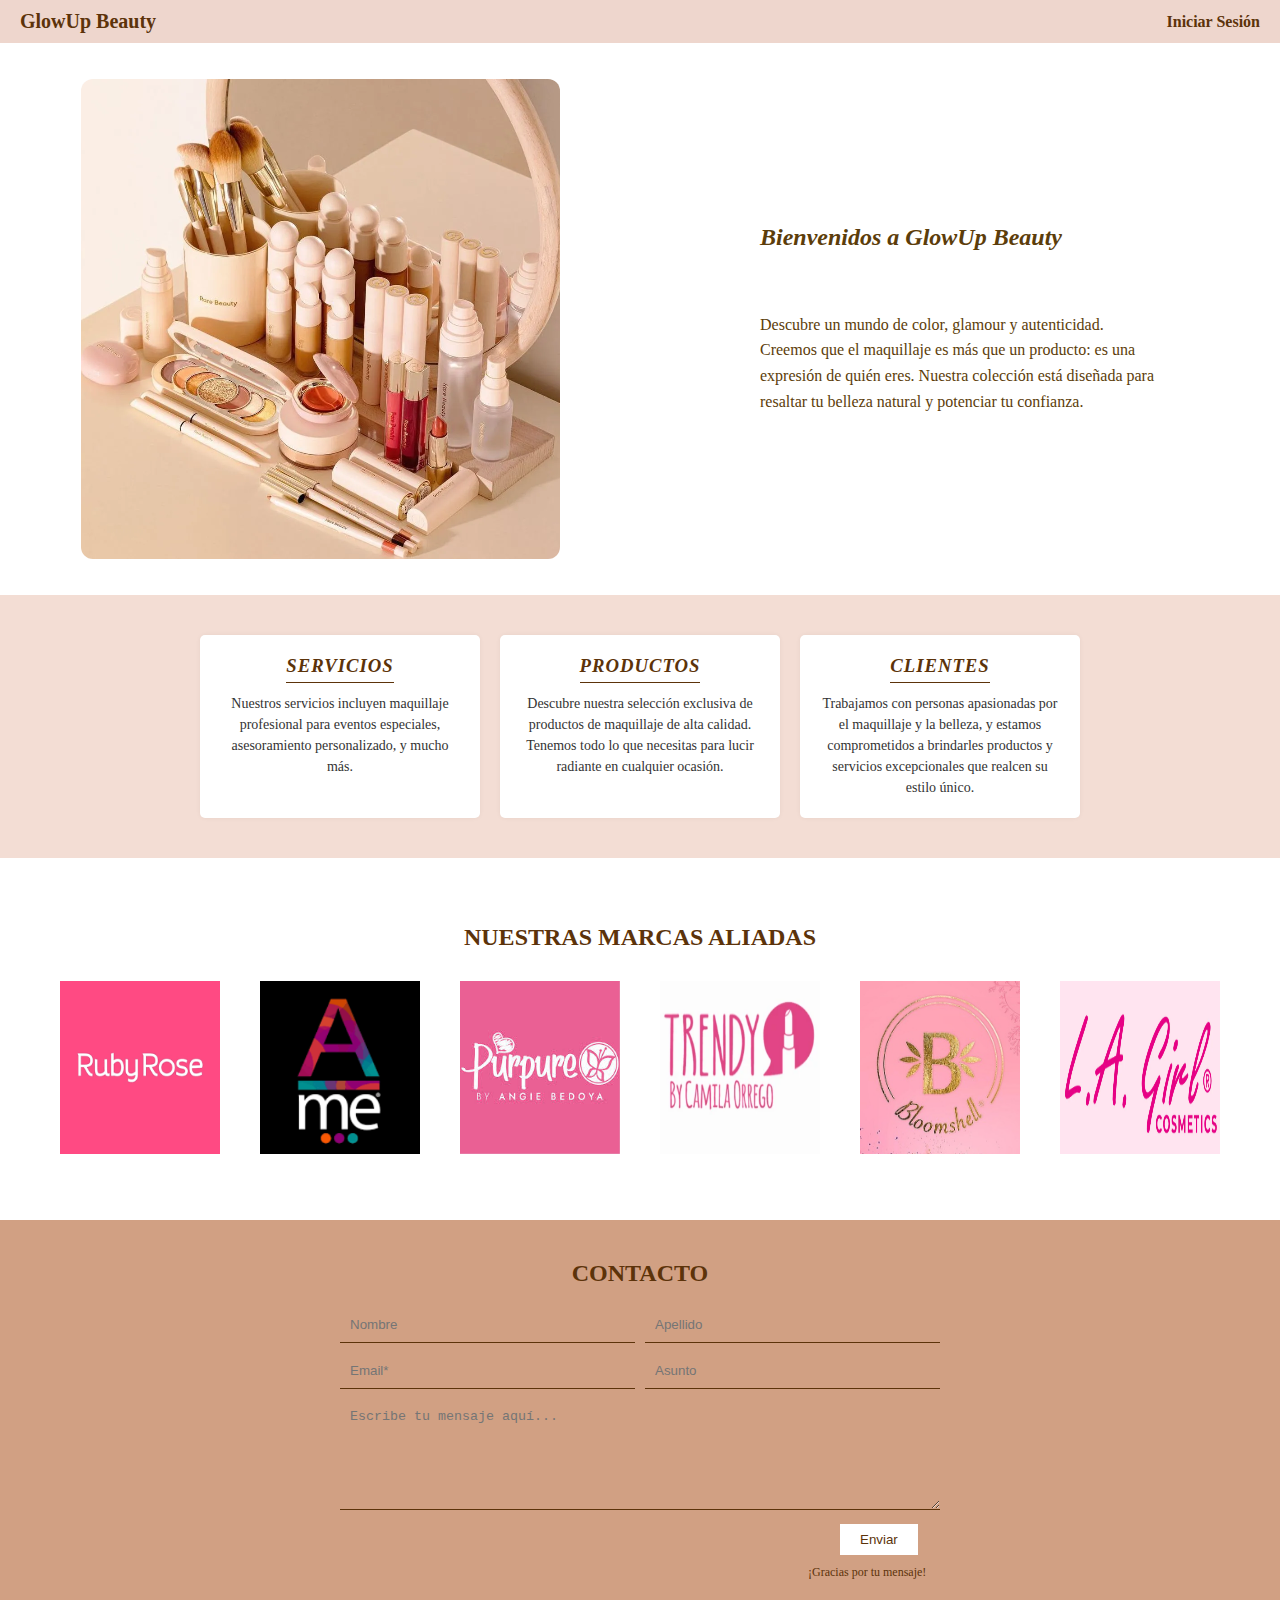
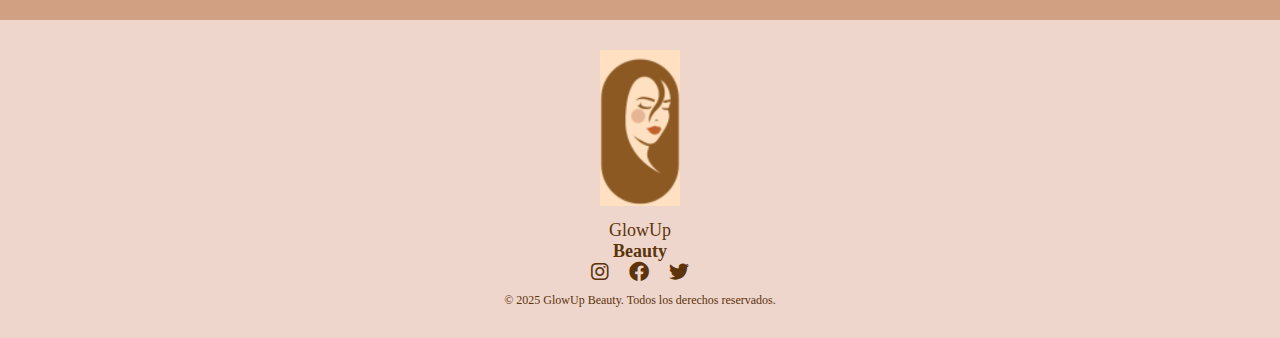
<file: index.html>
<!DOCTYPE html>
<html lang="es">
<head>
  <meta charset="UTF-8" />
  <meta name="viewport" content="width=device-width, initial-scale=1.0" />
  <title>GlowUp Beauty</title>
  <link rel="stylesheet" href="assets/css/index.css" />
  <link rel="stylesheet" href="https://cdnjs.cloudflare.com/ajax/libs/font-awesome/6.0.0/css/all.min.css">
</head>
<body>
  <header>
    <div class="logo">GlowUp Beauty</div>
    <nav>
      <a href="login.html">Iniciar Sesión</a>
    </nav>
  </header>
  <br>
  <br>

  <section class="bienvenidas">
    <div class="divisiones">
      <div class="division izquierda">
        <img src="assets/img/fondo.png" alt="Productos GlowUp Beauty" />
      </div>
      <div class="division derecha">
        <div class="texto-bienvenidas">
          <h2>Bienvenidos a GlowUp Beauty</h2>
          <br>
          <br>
          <p>
            Descubre un mundo de color, glamour y autenticidad. Creemos que el maquillaje es más que un producto: 
            es una expresión de quién eres. Nuestra colección está diseñada para resaltar tu belleza natural y 
            potenciar tu confianza.
          </p>
        </div>
      </div>
    </div>
  </section>

  <br>
  <br>
  

  <section class="servicios-productos-clientes">
    <div class="card">
      <h3><span>SERVICIOS</span></h3>
      <p>Nuestros servicios incluyen maquillaje profesional para eventos especiales, asesoramiento personalizado, y mucho más.</p>
    </div>
    <div class="card">
      <h3><span>PRODUCTOS</span></h3>
      <p>Descubre nuestra selección exclusiva de productos de maquillaje de alta calidad. Tenemos todo lo que necesitas para lucir radiante en cualquier ocasión.</p>
    </div>
    <div class="card">
      <h3><span>CLIENTES</span></h3>
      <p>Trabajamos con personas apasionadas por el maquillaje y la belleza, y estamos comprometidos a brindarles productos y servicios excepcionales que realcen su estilo único.</p>
    </div>
  </section>

  <br>
  <br>

  <section class="marcas">
    <h2>NUESTRAS MARCAS ALIADAS</h2>
    <div class="contenedor-marcas">
      <img src="assets/img/rubyrose.png" alt="rubyrose" />
      <img src="assets/img/ame.png" alt="Ame" />
      <img src="assets/img/purpure.jpg" alt="Purpure" />
      <img src="assets/img/trendy.png" alt="Trendy" />
      <img src="assets/img/blomshell.jpg" alt="BBombshell" />
      <img src="assets/img/lacolors.png" alt="lacolors" />
    </div>
  </section>
  <br>
  <br>

  <section class="contacto">
    <h2>CONTACTO</h2>
    <form>
      <div class="form-row">
        <input type="text" placeholder="Nombre"  />
        <input type="text" placeholder="Apellido" />
      </div>
      <div class="form-row">
        <input type="email" placeholder="Email*" />
        <input type="text" placeholder="Asunto" />
      </div>
      <textarea placeholder="Escribe tu mensaje aquí..." rows="6"></textarea>
      <button type="submit">Enviar</button>
      <p class="mensaje-exito">¡Gracias por tu mensaje!</p>
    </form>
  </section>

  <footer>
    <img src="assets/img/logo.png" alt="Logo" />
    <div class="info-footer">
      <p class="marca">GlowUp <br><strong>Beauty</strong></p>
      <div class="social">
        <i class="fab fa-instagram"></i>
        <i class="fab fa-facebook"></i>
        <i class="fab fa-twitter"></i>
      </div>
      <p class="copyright">&copy; 2025 GlowUp Beauty. Todos los derechos reservados.</p>
    </div>
  </footer>
</body>
</html>
</file>
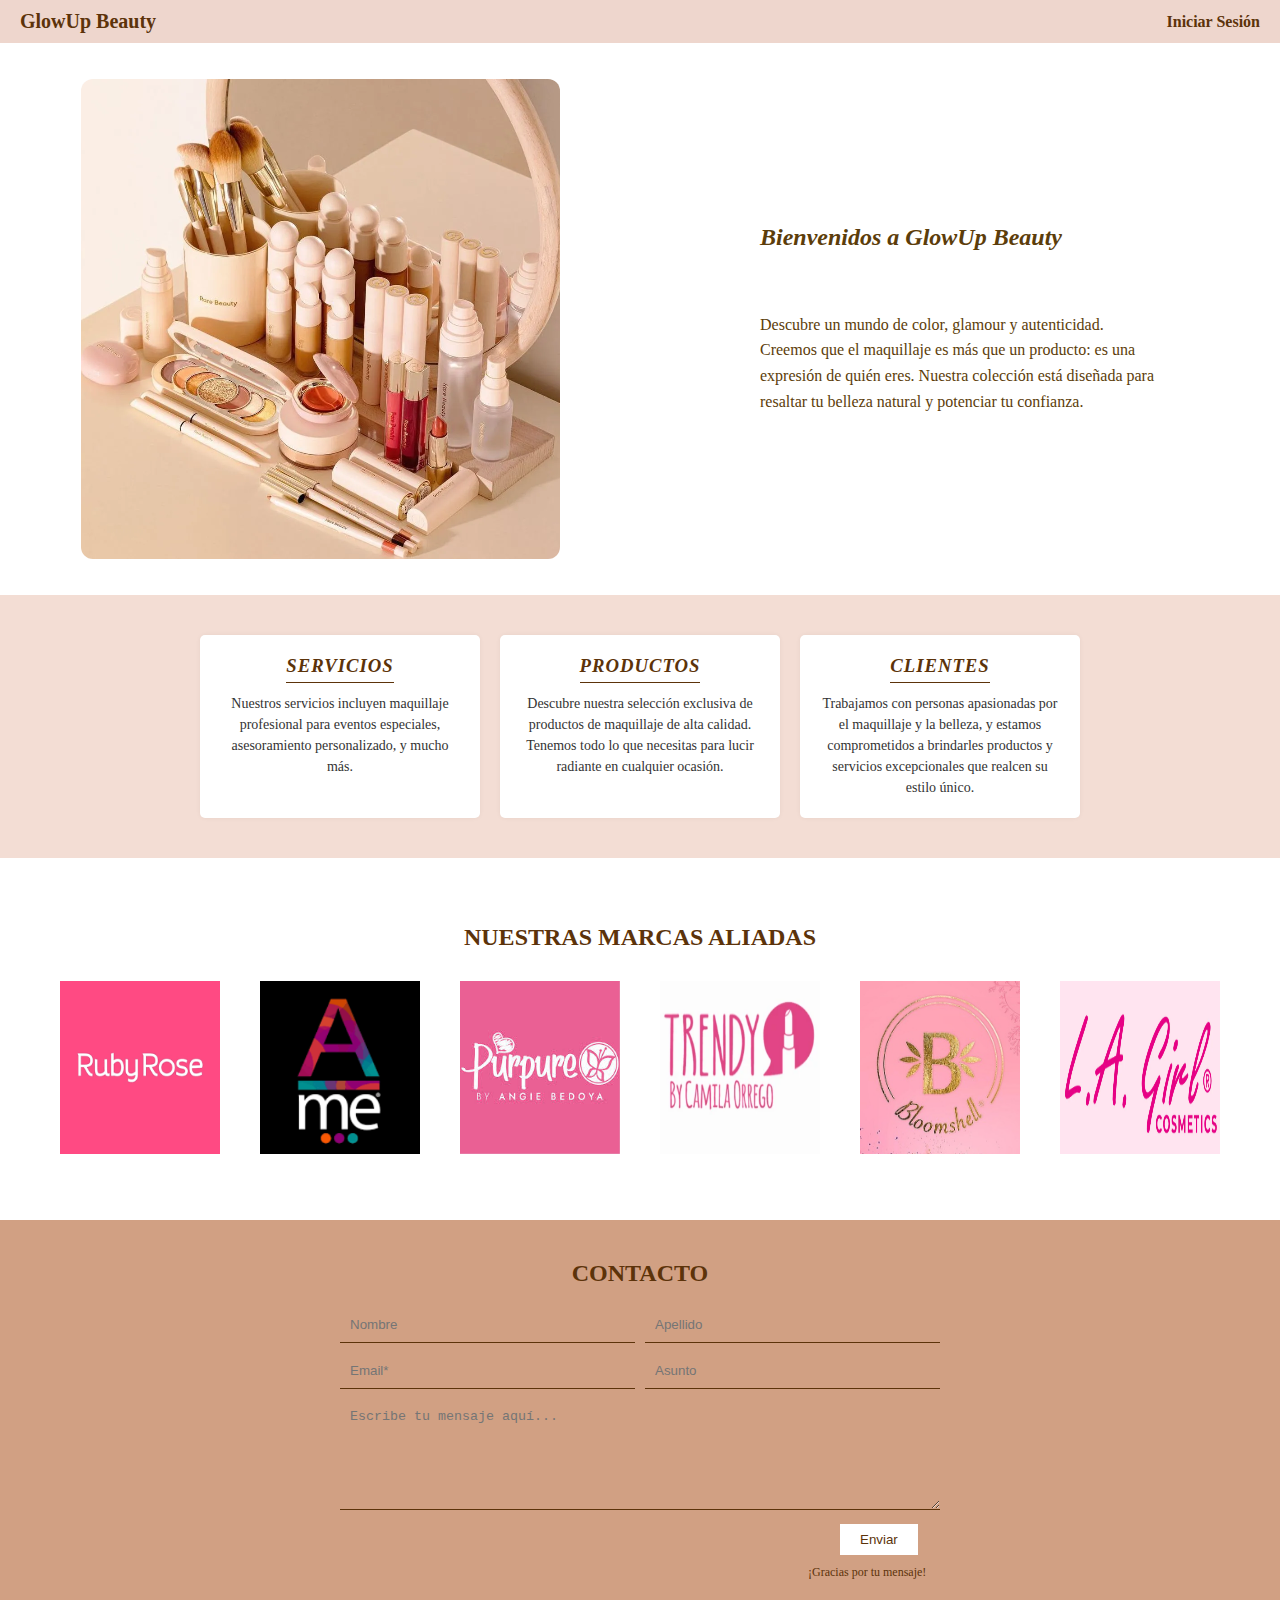
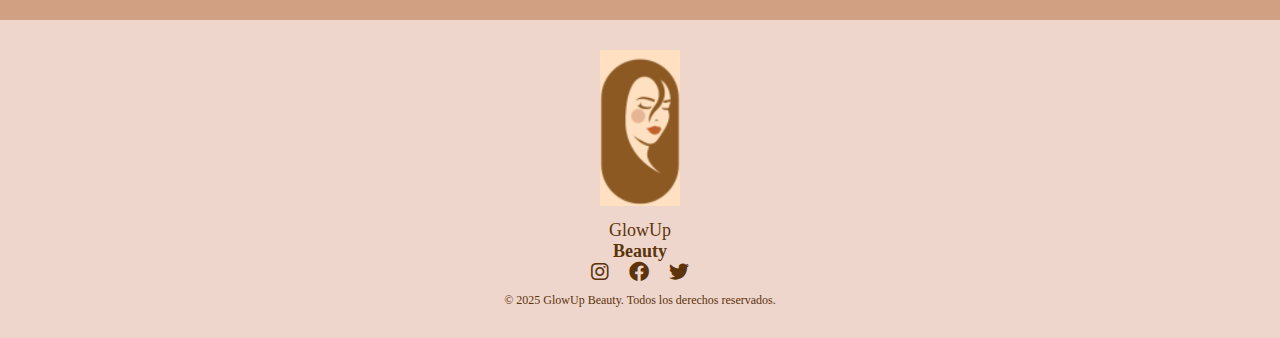
<file: home.html>
<!DOCTYPE html>
<html lang="es">
<head>
  <meta charset="UTF-8" />
  <meta name="viewport" content="width=device-width, initial-scale=1.0" />
  <title>GlowUp Beauty</title>
  <link rel="stylesheet" href="assets/css/home.css" />
  <link rel="stylesheet" href="https://cdnjs.cloudflare.com/ajax/libs/font-awesome/6.0.0/css/all.min.css">
</head>
<body>
  <header>
    <div class="logo">GlowUp Beauty</div>
    <nav>
      <a href="login.html">Iniciar Sesión</a>
    </nav>
  </header>
  <br>
  <br>

  <section class="bienvenidas">
    <div class="divisiones">
      <div class="division izquierda">
        <img src="assets/img/fondo.png" alt="Productos GlowUp Beauty" />
      </div>
      <div class="division derecha">
        <div class="texto-bienvenidas">
          <h2>Bienvenidos a GlowUp Beauty</h2>
          <br>
          <br>
          <p>
            Descubre un mundo de color, glamour y autenticidad. Creemos que el maquillaje es más que un producto: 
            es una expresión de quién eres. Nuestra colección está diseñada para resaltar tu belleza natural y 
            potenciar tu confianza.
          </p>
        </div>
      </div>
    </div>
  </section>

  <br>
  <br>
  

  <section class="servicios-productos-clientes">
    <div class="card">
      <h3><span>SERVICIOS</span></h3>
      <p>Nuestros servicios incluyen maquillaje profesional para eventos especiales, asesoramiento personalizado, y mucho más.</p>
    </div>
    <div class="card">
      <h3><span>PRODUCTOS</span></h3>
      <p>Descubre nuestra selección exclusiva de productos de maquillaje de alta calidad. Tenemos todo lo que necesitas para lucir radiante en cualquier ocasión.</p>
    </div>
    <div class="card">
      <h3><span>CLIENTES</span></h3>
      <p>Trabajamos con personas apasionadas por el maquillaje y la belleza, y estamos comprometidos a brindarles productos y servicios excepcionales que realcen su estilo único.</p>
    </div>
  </section>

  <br>
  <br>

  <section class="marcas">
    <h2>NUESTRAS MARCAS ALIADAS</h2>
    <div class="contenedor-marcas">
      <img src="assets/img/rubyrose.png" alt="rubyrose" />
      <img src="assets/img/ame.png" alt="Ame" />
      <img src="assets/img/purpure.jpg" alt="Purpure" />
      <img src="assets/img/trendy.png" alt="Trendy" />
      <img src="assets/img/blomshell.jpg" alt="BBombshell" />
      <img src="assets/img/lacolors.png" alt="lacolors" />
    </div>
  </section>
  <br>
  <br>

  <section class="contacto">
    <h2>CONTACTO</h2>
    <form>
      <div class="form-row">
        <input type="text" placeholder="Nombre"  />
        <input type="text" placeholder="Apellido" />
      </div>
      <div class="form-row">
        <input type="email" placeholder="Email*" />
        <input type="text" placeholder="Asunto" />
      </div>
      <textarea placeholder="Escribe tu mensaje aquí..." rows="6"></textarea>
      <button type="submit">Enviar</button>
      <p class="mensaje-exito">¡Gracias por tu mensaje!</p>
    </form>
  </section>

  <footer>
    <img src="assets/img/logo.png" alt="Logo" />
    <div class="info-footer">
      <p class="marca">GlowUp <br><strong>Beauty</strong></p>
      <div class="social">
        <i class="fab fa-instagram"></i>
        <i class="fab fa-facebook"></i>
        <i class="fab fa-twitter"></i>
      </div>
      <p class="copyright">&copy; 2025 GlowUp Beauty. Todos los derechos reservados.</p>
    </div>
  </footer>
</body>
</html>
</file>
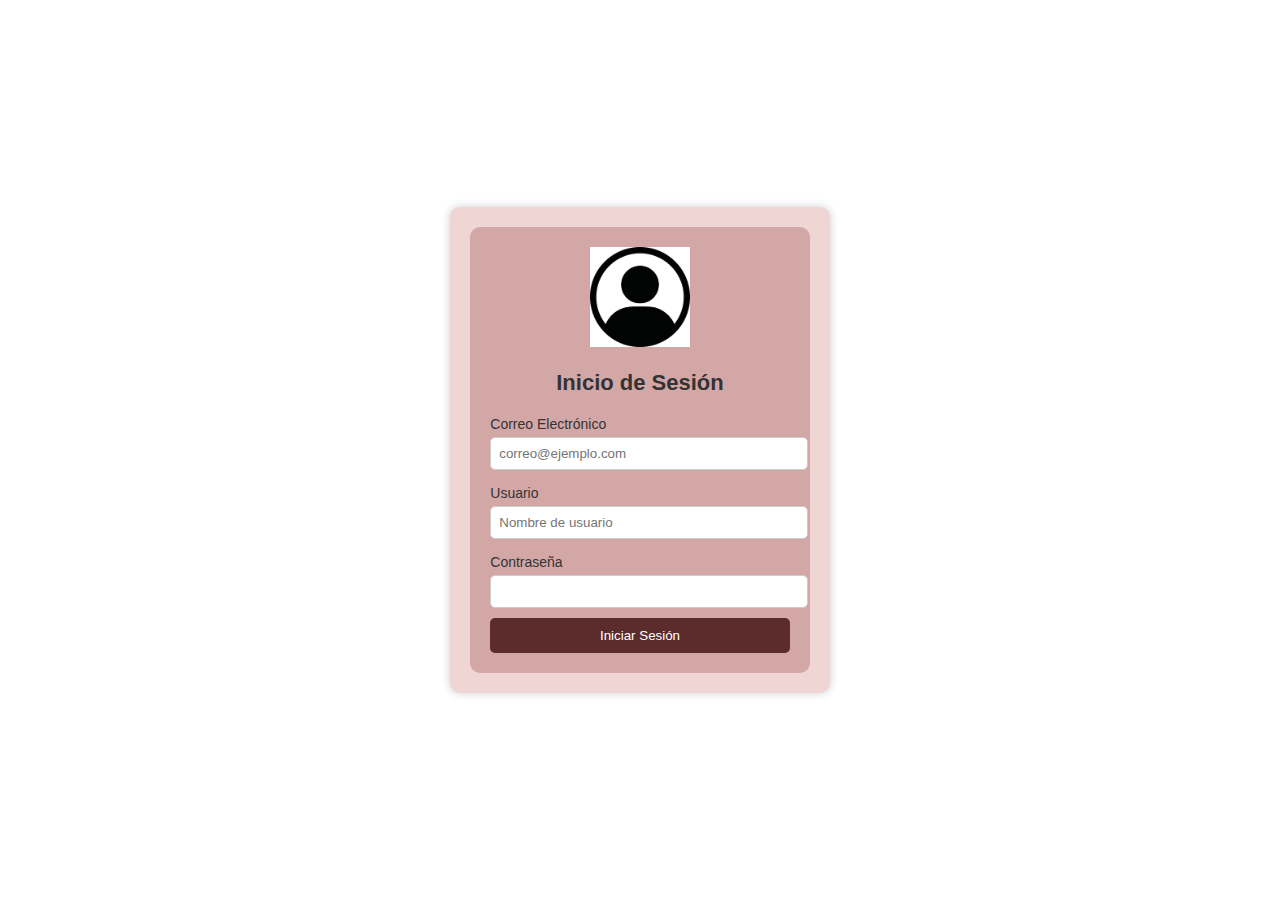
<file: login.html>
<!DOCTYPE html>
<html lang="es">
<head>
    <meta charset="UTF-8">
    <meta name="viewport" content="width=device-width, initial-scale=1.0">
    <title>Inicio de Sesión</title>
    <link rel="stylesheet" href="assets/css/login.css">
</head>
<body>
    <div class="login-container">
        <div class="login-box">
            <div class="icon">
                <img src="assets/img/iniciosesion.jpg" alt="User Icon">
            </div>
            <h2>Inicio de Sesión</h2>
            <form id="loginform">
                <label for="email">Correo Electrónico</label>
                <input type="email" id="email" placeholder="correo@ejemplo.com" required>

                <label for="username">Usuario</label>
                <input type="text" id="username" placeholder="Nombre de usuario" required>

                <label for="password">Contraseña</label>
                <input type="password" id="password" required>

                <button type="submit">Iniciar Sesión</button>
            </form>
        </div>
    </div>
</body>
<script src="assets/js/login.js"></script>
</html>
</file>
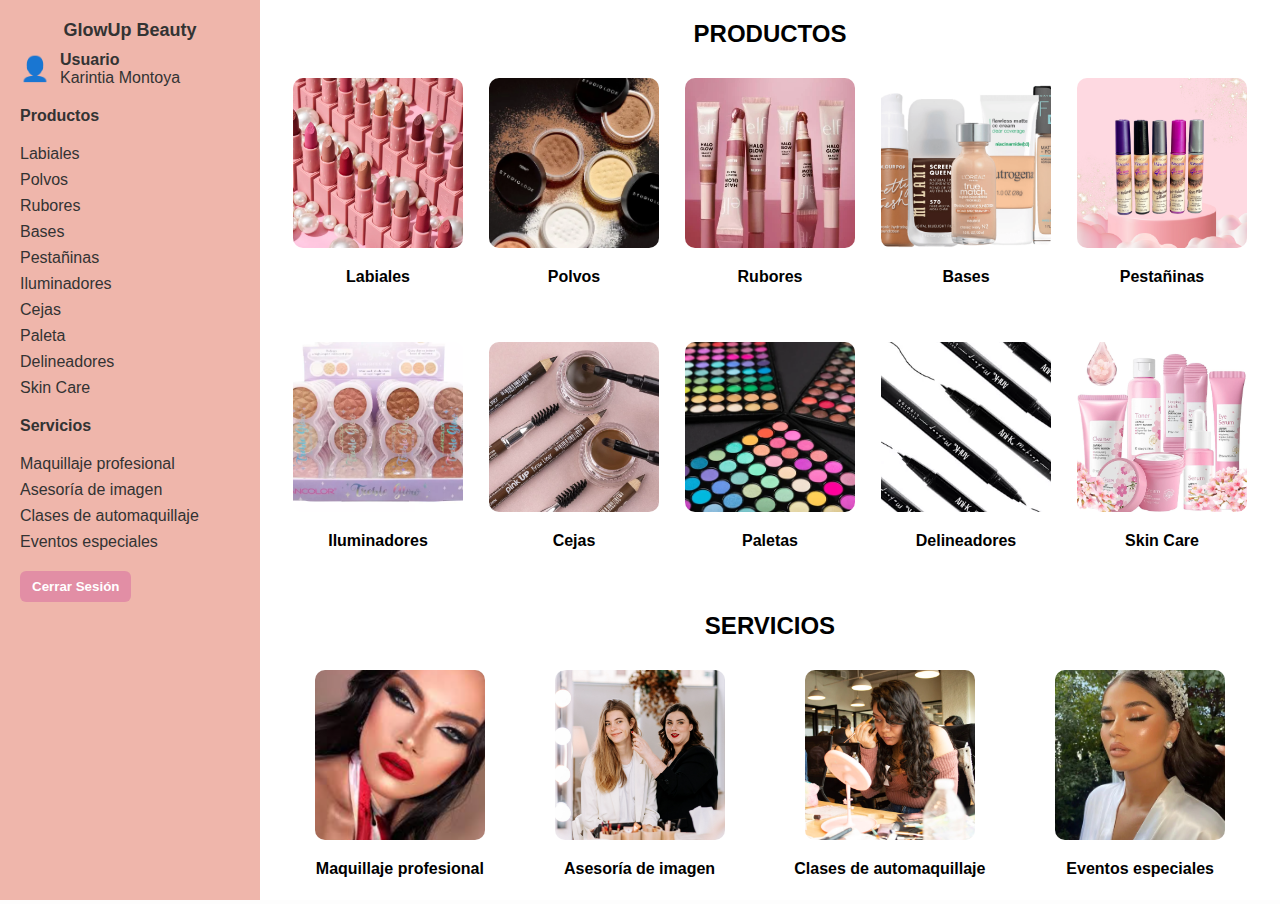
<file: usuario.html>
<!DOCTYPE html>
<html lang="es">
<head>
  <meta charset="UTF-8">
  <meta name="viewport" content="width=device-width, initial-scale=1.0">
  <title>Vista usuario - GlowUp Beauty</title>
  <link rel="stylesheet" href="assets/css/usuario.css">
</head>
<body>
  <div class="container">
    <aside class="sidebar">
      <h2>GlowUp Beauty</h2>
      <div class="admin">
        <div class="icon">👤</div>
        <div>
          <strong>Usuario</strong><br>
          Karintia Montoya
        </div>
      </div>
      <nav class="menu">
        <h3>Productos</h3>
        <ul>
          <li>Labiales</li>
          <li>Polvos</li>
          <li>Rubores</li>
          <li>Bases</li>
          <li>Pestañinas</li>
          <li>Iluminadores</li>
          <li>Cejas</li>
          <li>Paleta</li>
          <li>Delineadores</li>
          <li>Skin Care</li>
        </ul>
        <h3>Servicios</h3>
        <ul>
          <li>Maquillaje profesional</li>
          <li>Asesoría de imagen</li>
          <li>Clases de automaquillaje</li>
          <li>Eventos especiales</li>
        </ul>
        <div id="buttoncerrar">
          <button class="delete" onclick="logout()">Cerrar Sesión</button>
        </div>
      </nav>
    </aside>


    <main class="main-content">
      <section>
        <h2>PRODUCTOS</h2>
        <div class="card-grid" id="productos-usuario">
            <div class="card">
              <img  src="assets/img/labiales.png" alt="Labiales">
              <p><strong>Labiales</strong></p>
            </div>
            <div class="card">
              <img src="assets/img/polvos.png" alt="Polvos">
              <p><strong>Polvos</strong></p>
            </div>
            <div class="card">
              <img src="assets/img/rubores.png" alt="Rubores">
              <p><strong>Rubores</strong></p>
            </div>
            <div class="card">
              <img src="assets/img/bases.png" alt="Bases">
              <p><strong>Bases</strong></p>
            </div>
            <div class="card">
              <img src="assets/img/pestaninas.png" alt="Pestañinas">
              <p><strong>Pestañinas</strong></p>
            </div>
          </div>
      </section>

      <section>
        <div class="card-grid">
            <div class="card">
              <img src="assets/img/iluminadores.png" alt="Iluminadores">
              <p><strong>Iluminadores</strong></p>
            </div>
            <div class="card">
              <img  src="assets/img/cejas.png" alt="Cejas">
              <p><strong>Cejas</strong></p>
            </div>
            <div class="card">
              <img src="assets/img/paleta.png" alt="Paletas">
              <p><strong>Paletas</strong></p>
            </div>
            <div class="card">
              <img src="assets/img/delineadores.png" alt="Delineadores">
              <p><strong>Delineadores</strong></p>
            </div>
            <div class="card">
              <img src="assets/img/skincare.png" alt="skincare" loading="eager">
              <p><strong>Skin Care</strong></p>
            </div>
          </div>
      </section>


      <br>
      <br>

      <section>
        <h2>SERVICIOS</h2>
        <div class="card-grid" id="servicios-usuario">
          <div class="card">
            <img src="assets/img/maquillajeprofesional.png" alt="Maquillaje profesional" >
            <p><strong>Maquillaje profesional</strong></p>
          </div>
          <div class="card">
            <img src="assets/img/asesoria.png" alt="Asesoría de imagen" loading="eager">
            <p><strong>Asesoría de imagen</strong></p>
          </div>
          <div class="card">
            <img src="assets/img/automaquillaje.png" alt="Clases de automaquillaje" loading="eager">
            <p><strong>Clases de automaquillaje</strong></p>
          </div>
          <div class="card">
            <img  src="assets/img/eventoespecial.png" alt="Eventos especiales" loading="eager">
            <p><strong>Eventos especiales</strong></p>
          </div>
        </div>
      </section>
    </main>
  </div>
</body>
<script src="assets/js/login.js"></script>
</html>
</file>
<file: assets/css/index.css>
* {
  margin: 0;
  padding: 0;
  box-sizing: border-box;
}

body {
  background-color: #fff;
  color: #5C330A;
  margin: 0;
  overflow-x: hidden;

}

header {
  background-color: #EED6CD;
  padding: 10px 20px;
  display: flex;
  justify-content: space-between;
  align-items: center;
}

header .logo {
  font-weight: bold;
  font-size: 20px;
}

header nav a {
  margin-left: 20px;
  text-decoration: none;
  color: #5C330A;
  font-weight: bold;
}


/*BIENVENIDAS*/
.divisiones {
  display: flex;
  height: auto; 
  width: 100vw;
  align-items: stretch;
  margin: 0;
  padding: 0;
}

.izquierda {
  width: 50%;
  /*background-color: #f3ddd4;*/
  background-color: #ffffff;
  display: flex;
  justify-content: center;
  align-items: center;
}
.izquierda img {
  max-width: 100%;
  height: auto;
  border-radius: 12px;
}
.derecha {
  width: 50%;
  /*background-color: #f3ddd4;*/
  background-color: #ffffff;
  display: flex;
  justify-content: center;
  align-items: center;
  padding: 40px 20px;
}

.texto-bienvenidas {
  max-width: 400px;
  color: #5C3D0A;
  display: flex;
  flex-direction: column;
  gap: 10px; /* Espacio entre título y párrafo */
}

.texto-bienvenidas h2 {
  font-size: 24px;
  font-weight: bold;
  font-style: italic;
  margin-bottom: 5px;  /* antes estaba en 15px */
}


.texto-bienvenidas p {
  font-size: 16px;
  line-height: 1.6;
}



.secciones {
  display: flex;
  justify-content: center;
  gap: 20px;
  padding: 40px 20px;
}

.card {
  background-color: #F7F0EC;
  padding: 20px;
  border-radius: 10px;
  width: 200px;
  text-align: center;
}

.marcas {
  text-align: center;
  padding: 30px 20px;
}

.marcas h2 {
  margin-bottom: 20px;
}

.marcas-lista img {
  width: 100px;
  margin: 0 10px;
}

.contacto {
  background-color: #D1A083;
  padding: 40px 20px;
}

.contacto h2 {
  text-align: center;
  margin-bottom: 20px;
}
.contacto textarea {
  width: 100%;
}

form {
  max-width: 600px;
  margin: 0 auto;
}

.form-row {
  display: flex;
  gap: 10px;
  margin-bottom: 10px;
}

input, textarea {
  flex: 1;
  padding: 10px;
  border: none;
  border-bottom: 1px solid #5C330A;
  background-color: transparent;
  color: #000;
}

button {
  background-color: white;
  color: #5C330A;
  padding: 8px 20px;
  border: none;
  margin-top: 10px;
  cursor: pointer;
  margin-left: 500px;
}

.mensaje-exito {
  font-size: 12px;
  margin-top: 10px;
  margin-left: 468px;
}

footer {
  background-color: #EED6CD;
  text-align: center;
  padding: 30px 20px;
}

footer img {
  width: 80px;
  margin-bottom: 10px;
}

.info-footer .marca {
  font-size: 18px;
}

.social i {
  margin: 0 8px;
  font-size: 20px;
  color: #5C330A;
}

footer .copyright {
  margin-top: 10px;
  font-size: 12px;
}
.servicios-productos-clientes {
  display: flex;
  justify-content: center;
  gap: 20px;
  padding: 40px 20px;
  background-color: #f3ddd4;
}

.servicios-productos-clientes .card {
  background-color: white;
  padding: 20px;
  border-radius: 5px;
  width: 280px;
  text-align: center;
  box-shadow: 0 0 5px rgba(0,0,0,0.05);
}

.servicios-productos-clientes h3 span {
  border-bottom: 1px solid #5C330A;
  display: inline-block;
  padding-bottom: 5px;
  color: #5C330A;
  font-weight: bold;
  font-style: italic;
  letter-spacing: 1px;
}

.servicios-productos-clientes p {
  margin-top: 10px;
  color: #333;
  font-size: 14px;
  line-height: 1.5;
}

.marcas h2 {
  color: #5C330A;
  font-weight: bold;
  margin-bottom: 30px;
}

.contenedor-marcas {
  display: flex;
  justify-content: center;
  gap: 40px;
}

.contenedor-marcas img {
  width: 160px; /* Ajusta este valor para agrandar más */
  height: auto;
  transition: transform 0.3s ease;
}

.contenedor-marcas img:hover {
  transform: scale(1.1); /* efecto sutil al pasar el mouse */
}
</file>
<file: assets/css/home.css>
* {
  margin: 0;
  padding: 0;
  box-sizing: border-box;
}

body {
  background-color: #fff;
  color: #5C330A;
  margin: 0;
  overflow-x: hidden;

}

header {
  background-color: #EED6CD;
  padding: 10px 20px;
  display: flex;
  justify-content: space-between;
  align-items: center;
}

header .logo {
  font-weight: bold;
  font-size: 20px;
}

header nav a {
  margin-left: 20px;
  text-decoration: none;
  color: #5C330A;
  font-weight: bold;
}


/*BIENVENIDAS*/
.divisiones {
  display: flex;
  height: auto; 
  width: 100vw;
  align-items: stretch;
  margin: 0;
  padding: 0;
}

.izquierda {
  width: 50%;
  /*background-color: #f3ddd4;*/
  background-color: #ffffff;
  display: flex;
  justify-content: center;
  align-items: center;
}
.izquierda img {
  max-width: 100%;
  height: auto;
  border-radius: 12px;
}
.derecha {
  width: 50%;
  /*background-color: #f3ddd4;*/
  background-color: #ffffff;
  display: flex;
  justify-content: center;
  align-items: center;
  padding: 40px 20px;
}

.texto-bienvenidas {
  max-width: 400px;
  color: #5C3D0A;
  display: flex;
  flex-direction: column;
  gap: 10px; /* Espacio entre título y párrafo */
}

.texto-bienvenidas h2 {
  font-size: 24px;
  font-weight: bold;
  font-style: italic;
  margin-bottom: 5px;  /* antes estaba en 15px */
}


.texto-bienvenidas p {
  font-size: 16px;
  line-height: 1.6;
}



.secciones {
  display: flex;
  justify-content: center;
  gap: 20px;
  padding: 40px 20px;
}

.card {
  background-color: #F7F0EC;
  padding: 20px;
  border-radius: 10px;
  width: 200px;
  text-align: center;
}

.marcas {
  text-align: center;
  padding: 30px 20px;
}

.marcas h2 {
  margin-bottom: 20px;
}

.marcas-lista img {
  width: 100px;
  margin: 0 10px;
}

.contacto {
  background-color: #D1A083;
  padding: 40px 20px;
}

.contacto h2 {
  text-align: center;
  margin-bottom: 20px;
}
.contacto textarea {
  width: 100%;
}

form {
  max-width: 600px;
  margin: 0 auto;
}

.form-row {
  display: flex;
  gap: 10px;
  margin-bottom: 10px;
}

input, textarea {
  flex: 1;
  padding: 10px;
  border: none;
  border-bottom: 1px solid #5C330A;
  background-color: transparent;
  color: #000;
}

button {
  background-color: white;
  color: #5C330A;
  padding: 8px 20px;
  border: none;
  margin-top: 10px;
  cursor: pointer;
  margin-left: 500px;
}

.mensaje-exito {
  font-size: 12px;
  margin-top: 10px;
  margin-left: 468px;
}

footer {
  background-color: #EED6CD;
  text-align: center;
  padding: 30px 20px;
}

footer img {
  width: 80px;
  margin-bottom: 10px;
}

.info-footer .marca {
  font-size: 18px;
}

.social i {
  margin: 0 8px;
  font-size: 20px;
  color: #5C330A;
}

footer .copyright {
  margin-top: 10px;
  font-size: 12px;
}
.servicios-productos-clientes {
  display: flex;
  justify-content: center;
  gap: 20px;
  padding: 40px 20px;
  background-color: #f3ddd4;
}

.servicios-productos-clientes .card {
  background-color: white;
  padding: 20px;
  border-radius: 5px;
  width: 280px;
  text-align: center;
  box-shadow: 0 0 5px rgba(0,0,0,0.05);
}

.servicios-productos-clientes h3 span {
  border-bottom: 1px solid #5C330A;
  display: inline-block;
  padding-bottom: 5px;
  color: #5C330A;
  font-weight: bold;
  font-style: italic;
  letter-spacing: 1px;
}

.servicios-productos-clientes p {
  margin-top: 10px;
  color: #333;
  font-size: 14px;
  line-height: 1.5;
}

.marcas h2 {
  color: #5C330A;
  font-weight: bold;
  margin-bottom: 30px;
}

.contenedor-marcas {
  display: flex;
  justify-content: center;
  gap: 40px;
}

.contenedor-marcas img {
  width: 160px; /* Ajusta este valor para agrandar más */
  height: auto;
  transition: transform 0.3s ease;
}

.contenedor-marcas img:hover {
  transform: scale(1.1); /* efecto sutil al pasar el mouse */
}
</file>
<file: assets/css/login.css>
/* Estilos generales */
  body {
    font-family: Arial, sans-serif;
    display: flex;
    justify-content: center;
    align-items: center;
    height: 100vh;
    margin: 0;
  }
  
  /* Contenedor principal */
  .login-container {
    background-color: #f0d5d5;
    padding: 20px;
    border-radius: 10px;
    box-shadow: 0px 0px 10px rgba(0, 0, 0, 0.2);
  }
  
  /* Caja del formulario */
  .login-box {
    background-color: #d4a7a7;
    padding: 20px;
    border-radius: 10px;
    text-align: center;
  }
  
  /* Icono del usuario */
  .icon img {
    width: 100px;
    height: 100px;
  }
  
  .icon p {
    margin: 5px 0;
    font-size: 14px;
    color: #333;
  }
  
  /* Título */
  h2 {
    font-size: 22px;
    color: #333;
    margin-bottom: 20px;
  }
  
  /* Estilos de etiquetas e inputs */
  label {
    display: block;
    text-align: left;
    font-size: 14px;
    color: #333;
    margin: 5px 0;
  }
  
  input {
    width: 100%;
    padding: 8px;
    margin-bottom: 10px;
    border: 1px solid #ccc;
    border-radius: 5px;
  }
  
  /* Botón de inicio de sesión */
  button {
    background-color: #5c2c2c;
    color: white;
    padding: 10px;
    width: 100%;
    border: none;
    border-radius: 5px;
    cursor: pointer;
  }
  
  button:hover {
    background-color: #442020;
  }
</file>
<file: assets/css/usuario.css>
body {
    margin: 0;
    font-family: Arial, sans-serif;
    background-color: #fdfdfd;
  }
  
  .container {
    display: flex;
    height: 100vh;
  }
  
  .sidebar {
    width: 220px;
    background-color: #efb6ab;
    color: #333;
    padding: 20px;
  }
  
  .sidebar h2 {
    font-size: 18px;
    margin-bottom: 10px;
  }
  
  .admin {
    display: flex;
    align-items: center;
    margin-bottom: 20px;
  }
  
  .admin .icon {
    font-size: 24px;
    margin-right: 10px;
  }
  
  .menu h3 {
    margin-top: 15px;
    font-size: 16px;
  }
  
  .menu ul {
    list-style: none;
    padding: 0;
  }
  
  .menu li {
    padding: 4px 0;
  }
  
  .main-content {
    flex-grow: 1;
    padding: 20px;
    background-color: white;
    transition: transform 0.3s ease;
  }
  
  h2 {
    text-align: center;
    margin-top: 0;
  }
  
  .card-grid {
    display: flex;
    justify-content: space-around;
    flex-wrap: wrap;
    margin-top: 20px;
  }
  
  .card {
    text-align: center;
    margin: 10px;
  }
  
  .card img {
    width: 170px;
    height: 170px;
    object-fit: cover;
    border-radius: 10px;
  }
  
  .buttons {
    display: flex;
    justify-content: flex-end;
    gap: 10px;
    margin: 10px 30px;
  }
  
  button {
    padding: 8px 12px;
    border: none;
    border-radius: 6px;
    cursor: pointer;
    font-weight: bold;
    color: white;
  }
  
  button.add {
    background-color: #7ce083;
  }
  
  button.edit {
    background-color: #86b4f2;
  }
  
  button.delete {
    background-color: #e28ea5;
  }
</file>
